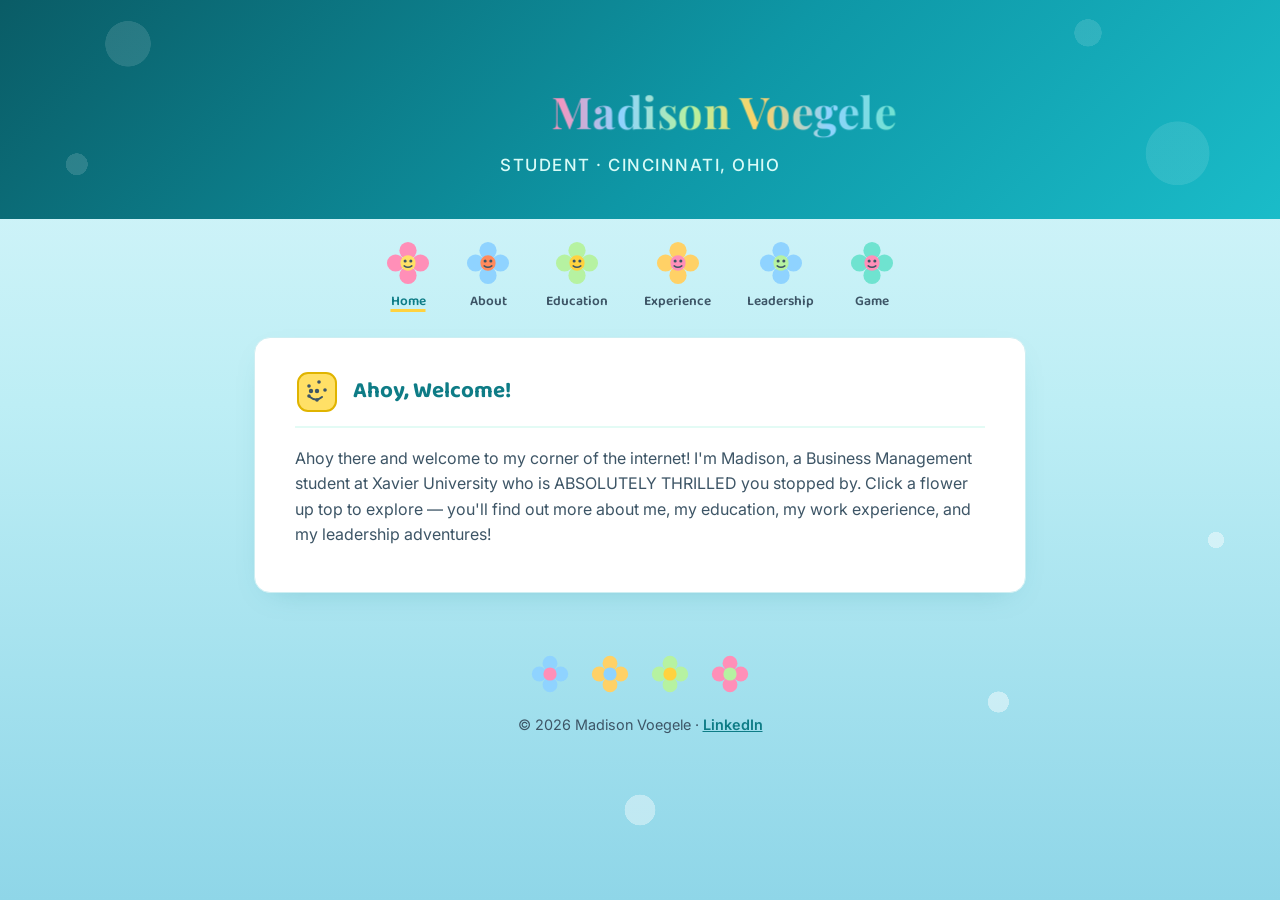
<file: index.html>
<!DOCTYPE html>
<html lang="en">
<head>
<meta charset="UTF-8">
<meta name="viewport" content="width=device-width, initial-scale=1.0">
<title>Madison Voegele</title>
<link rel="preconnect" href="https://fonts.googleapis.com">
<link rel="preconnect" href="https://fonts.gstatic.com" crossorigin>
<link href="https://fonts.googleapis.com/css2?family=Playfair+Display:wght@600;700&family=Baloo+2:wght@500;700&family=Inter:wght@400;500;600&display=swap" rel="stylesheet">
<link rel="stylesheet" href="style.css">
</head>
<body>
<div class="bubbles" aria-hidden="true">
<span style="--x:5%; --s:14px; --d:11s; --t:0s;"></span>
<span style="--x:15%; --s:8px; --d:9s; --t:2s;"></span>
<span style="--x:28%; --s:20px; --d:14s; --t:1s;"></span>
<span style="--x:40%; --s:10px; --d:10s; --t:4s;"></span>
<span style="--x:52%; --s:16px; --d:12s; --t:.5s;"></span>
<span style="--x:63%; --s:9px; --d:8s; --t:3s;"></span>
<span style="--x:74%; --s:22px; --d:15s; --t:2.5s;"></span>
<span style="--x:83%; --s:12px; --d:10s; --t:5s;"></span>
<span style="--x:91%; --s:7px; --d:9s; --t:1.5s;"></span>
<span style="--x:97%; --s:18px; --d:13s; --t:6s;"></span>
</div>
<header>
<div class="clouds" aria-hidden="true">
<span class="cloud" style="--top:14%; --w:140px; --dur:26s; --delay:-6s;"></span>
<span class="cloud" style="--top:34%; --w:100px; --dur:34s; --delay:-18s;"></span>
<span class="cloud" style="--top:55%; --w:170px; --dur:40s; --delay:-30s;"></span>
</div>
<div class="name-arena">
<h1 class="bounce-name">Madison Voegele</h1>
</div>
<p>Student &middot; Cincinnati, Ohio</p>
</header>

<nav class="site-nav" aria-label="Site navigation">
<a href="index.html" class="flower-link active" aria-current="page">
<svg width="44" height="44" viewBox="0 0 46 46" aria-hidden="true"><g fill="#ff8fb8"><circle cx="23" cy="10" r="9"/><circle cx="23" cy="36" r="9"/><circle cx="10" cy="23" r="9"/><circle cx="36" cy="23" r="9"/></g><circle cx="23" cy="23" r="8" fill="#ffe066"/><circle cx="20" cy="21" r="1.6" fill="#3d5566"/><circle cx="26" cy="21" r="1.6" fill="#3d5566"/><path d="M19 26q4 3 8 0" stroke="#3d5566" stroke-width="1.6" fill="none" stroke-linecap="round"/></svg>
<span>Home</span>
</a>
<a href="about.html" class="flower-link">
<svg width="44" height="44" viewBox="0 0 46 46" aria-hidden="true"><g fill="#8fd3ff"><circle cx="23" cy="10" r="9"/><circle cx="23" cy="36" r="9"/><circle cx="10" cy="23" r="9"/><circle cx="36" cy="23" r="9"/></g><circle cx="23" cy="23" r="8" fill="#ff8a5c"/><circle cx="20" cy="21" r="1.6" fill="#3d5566"/><circle cx="26" cy="21" r="1.6" fill="#3d5566"/><path d="M19 26q4 3 8 0" stroke="#3d5566" stroke-width="1.6" fill="none" stroke-linecap="round"/></svg>
<span>About</span>
</a>
<a href="education.html" class="flower-link">
<svg width="44" height="44" viewBox="0 0 46 46" aria-hidden="true"><g fill="#b6f2a1"><circle cx="23" cy="10" r="9"/><circle cx="23" cy="36" r="9"/><circle cx="10" cy="23" r="9"/><circle cx="36" cy="23" r="9"/></g><circle cx="23" cy="23" r="8" fill="#ffd23f"/><circle cx="20" cy="21" r="1.6" fill="#3d5566"/><circle cx="26" cy="21" r="1.6" fill="#3d5566"/><path d="M19 26q4 3 8 0" stroke="#3d5566" stroke-width="1.6" fill="none" stroke-linecap="round"/></svg>
<span>Education</span>
</a>
<a href="experience.html" class="flower-link">
<svg width="44" height="44" viewBox="0 0 46 46" aria-hidden="true"><g fill="#ffd166"><circle cx="23" cy="10" r="9"/><circle cx="23" cy="36" r="9"/><circle cx="10" cy="23" r="9"/><circle cx="36" cy="23" r="9"/></g><circle cx="23" cy="23" r="8" fill="#ff8fb8"/><circle cx="20" cy="21" r="1.6" fill="#3d5566"/><circle cx="26" cy="21" r="1.6" fill="#3d5566"/><path d="M19 26q4 3 8 0" stroke="#3d5566" stroke-width="1.6" fill="none" stroke-linecap="round"/></svg>
<span>Experience</span>
</a>
<a href="leadership.html" class="flower-link">
<svg width="44" height="44" viewBox="0 0 46 46" aria-hidden="true"><g fill="#8fd3ff"><circle cx="23" cy="10" r="9"/><circle cx="23" cy="36" r="9"/><circle cx="10" cy="23" r="9"/><circle cx="36" cy="23" r="9"/></g><circle cx="23" cy="23" r="8" fill="#b6f2a1"/><circle cx="20" cy="21" r="1.6" fill="#3d5566"/><circle cx="26" cy="21" r="1.6" fill="#3d5566"/><path d="M19 26q4 3 8 0" stroke="#3d5566" stroke-width="1.6" fill="none" stroke-linecap="round"/></svg>
<span>Leadership</span>
</a>
<a href="game.html" class="flower-link">
<svg width="44" height="44" viewBox="0 0 46 46" aria-hidden="true"><g fill="#6fe3d0"><circle cx="23" cy="10" r="9"/><circle cx="23" cy="36" r="9"/><circle cx="10" cy="23" r="9"/><circle cx="36" cy="23" r="9"/></g><circle cx="23" cy="23" r="8" fill="#ff8fb8"/><circle cx="20" cy="21" r="1.6" fill="#3d5566"/><circle cx="26" cy="21" r="1.6" fill="#3d5566"/><path d="M19 26q4 3 8 0" stroke="#3d5566" stroke-width="1.6" fill="none" stroke-linecap="round"/></svg>
<span>Game</span>
</a>
</nav>

<main>
<section>
<div class="section-head">
<svg width="44" height="44" viewBox="0 0 44 44" aria-hidden="true">
<rect x="3" y="3" width="38" height="38" rx="10" fill="#ffe066" stroke="#e0b400" stroke-width="2"/>
<circle cx="14" cy="16" r="1.8" fill="#3d5566"/>
<circle cx="14" cy="26" r="1.8" fill="#3d5566"/>
<circle cx="24" cy="12" r="1.8" fill="#3d5566"/>
<circle cx="30" cy="20" r="1.8" fill="#3d5566"/>
<circle cx="22" cy="30" r="1.8" fill="#3d5566"/>
<circle cx="16" cy="21" r="2.2" fill="#3d5566"/>
<circle cx="22" cy="21" r="2.2" fill="#3d5566"/>
<path d="M15 27q6 5 12 0" stroke="#3d5566" stroke-width="2" fill="none" stroke-linecap="round"/>
</svg>
<h2>Ahoy, Welcome!</h2>
</div>
<p>Ahoy there and welcome to my corner of the internet! I'm Madison, a Business Management student at Xavier University who is ABSOLUTELY THRILLED you stopped by. Click a flower up top to explore &mdash; you'll find out more about me, my education, my work experience, and my leadership adventures!</p>
</section>
</main>

<div class="flower-strip" aria-hidden="true">
<svg width="38" height="38" viewBox="0 0 46 46"><g fill="#8fd3ff"><circle cx="23" cy="10" r="9"/><circle cx="23" cy="36" r="9"/><circle cx="10" cy="23" r="9"/><circle cx="36" cy="23" r="9"/></g><circle cx="23" cy="23" r="8" fill="#ff8fb8"/></svg>
<svg width="38" height="38" viewBox="0 0 46 46"><g fill="#ffd166"><circle cx="23" cy="10" r="9"/><circle cx="23" cy="36" r="9"/><circle cx="10" cy="23" r="9"/><circle cx="36" cy="23" r="9"/></g><circle cx="23" cy="23" r="8" fill="#8fd3ff"/></svg>
<svg width="38" height="38" viewBox="0 0 46 46"><g fill="#b6f2a1"><circle cx="23" cy="10" r="9"/><circle cx="23" cy="36" r="9"/><circle cx="10" cy="23" r="9"/><circle cx="36" cy="23" r="9"/></g><circle cx="23" cy="23" r="8" fill="#ffd23f"/></svg>
<svg width="38" height="38" viewBox="0 0 46 46"><g fill="#ff8fb8"><circle cx="23" cy="10" r="9"/><circle cx="23" cy="36" r="9"/><circle cx="10" cy="23" r="9"/><circle cx="36" cy="23" r="9"/></g><circle cx="23" cy="23" r="8" fill="#b6f2a1"/></svg>
</div>

<footer>&copy; 2026 Madison Voegele &middot; <a href="https://www.linkedin.com/in/madison-voegele" target="_blank" rel="noopener">LinkedIn</a></footer>
<script src="header-fx.js" defer></script>
</body>
</html>
</file>
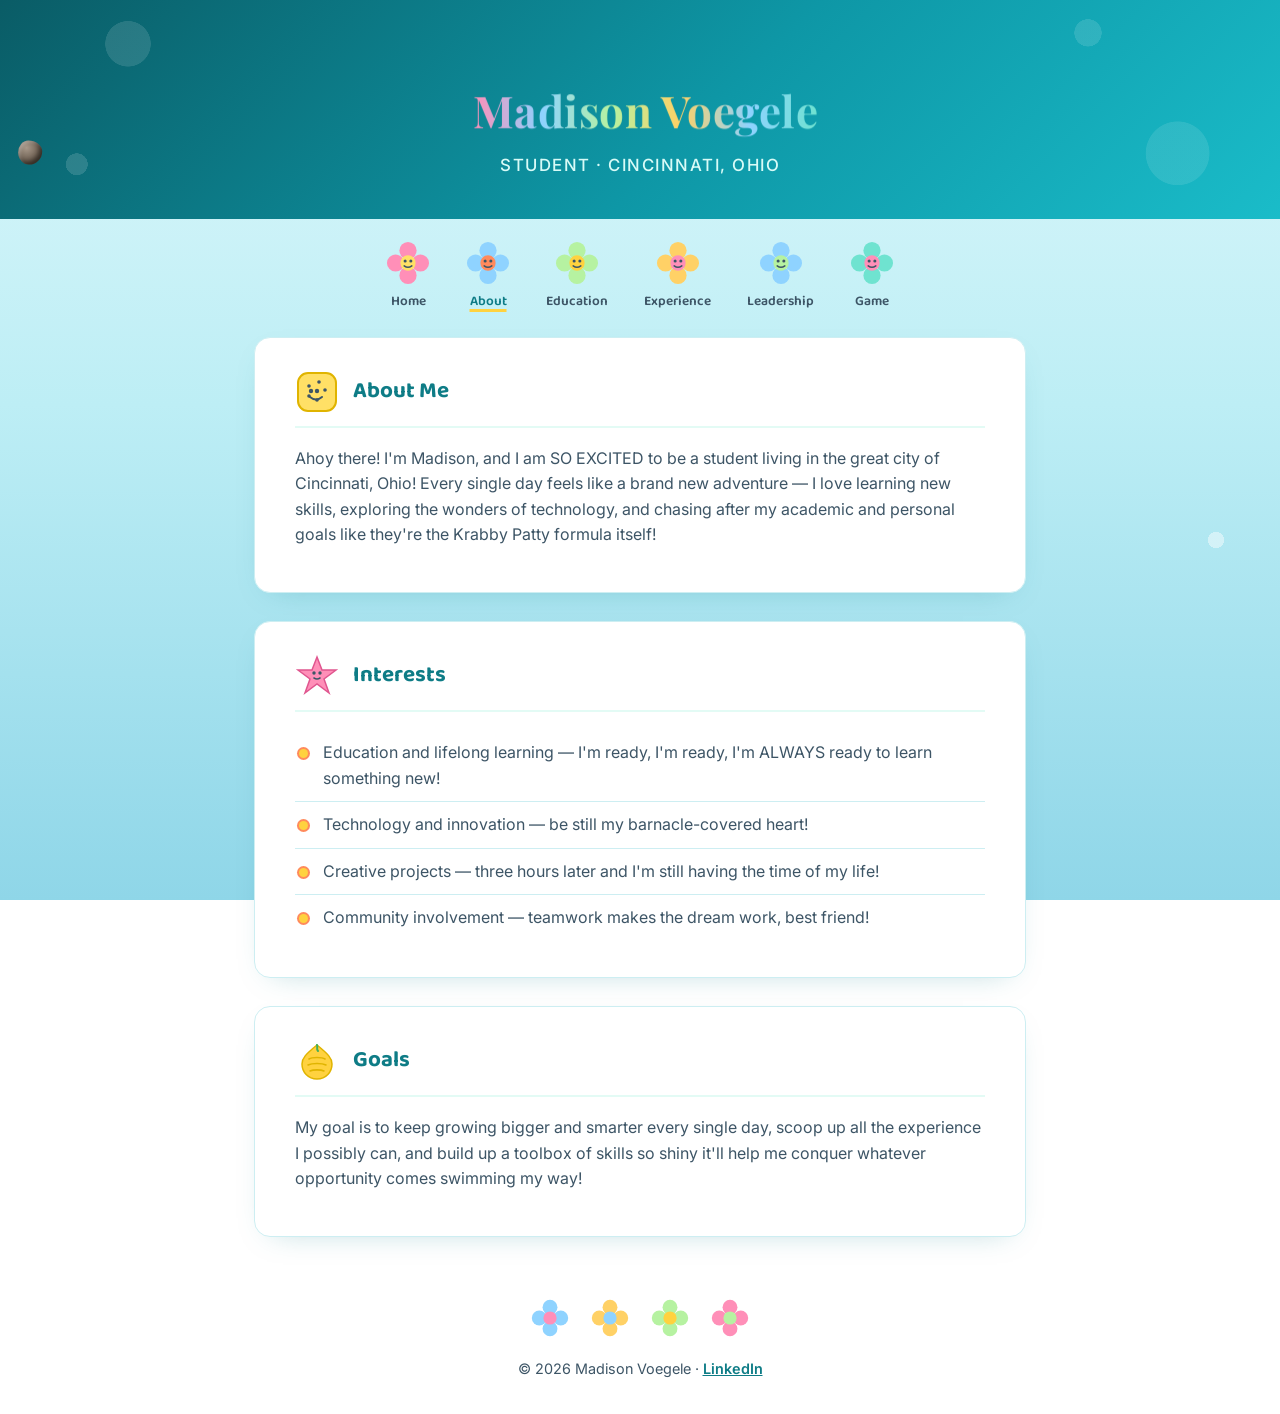
<file: about.html>
<!DOCTYPE html>
<html lang="en">
<head>
<meta charset="UTF-8">
<meta name="viewport" content="width=device-width, initial-scale=1.0">
<title>About &ndash; Madison Voegele</title>
<link rel="preconnect" href="https://fonts.googleapis.com">
<link rel="preconnect" href="https://fonts.gstatic.com" crossorigin>
<link href="https://fonts.googleapis.com/css2?family=Playfair+Display:wght@600;700&family=Baloo+2:wght@500;700&family=Inter:wght@400;500;600&display=swap" rel="stylesheet">
<link rel="stylesheet" href="style.css">
</head>
<body>
<div class="bubbles" aria-hidden="true">
<span style="--x:5%; --s:14px; --d:11s; --t:0s;"></span>
<span style="--x:15%; --s:8px; --d:9s; --t:2s;"></span>
<span style="--x:28%; --s:20px; --d:14s; --t:1s;"></span>
<span style="--x:40%; --s:10px; --d:10s; --t:4s;"></span>
<span style="--x:52%; --s:16px; --d:12s; --t:.5s;"></span>
<span style="--x:63%; --s:9px; --d:8s; --t:3s;"></span>
<span style="--x:74%; --s:22px; --d:15s; --t:2.5s;"></span>
<span style="--x:83%; --s:12px; --d:10s; --t:5s;"></span>
<span style="--x:91%; --s:7px; --d:9s; --t:1.5s;"></span>
<span style="--x:97%; --s:18px; --d:13s; --t:6s;"></span>
</div>
<header>
<div class="clouds" aria-hidden="true">
<span class="cloud" style="--top:14%; --w:140px; --dur:26s; --delay:-6s;"></span>
<span class="cloud" style="--top:34%; --w:100px; --dur:34s; --delay:-18s;"></span>
<span class="cloud" style="--top:55%; --w:170px; --dur:40s; --delay:-30s;"></span>
</div>
<div class="name-arena">
<h1 class="bounce-name">Madison Voegele</h1>
</div>
<p>Student &middot; Cincinnati, Ohio</p>
</header>

<nav class="site-nav" aria-label="Site navigation">
<a href="index.html" class="flower-link">
<svg width="44" height="44" viewBox="0 0 46 46" aria-hidden="true"><g fill="#ff8fb8"><circle cx="23" cy="10" r="9"/><circle cx="23" cy="36" r="9"/><circle cx="10" cy="23" r="9"/><circle cx="36" cy="23" r="9"/></g><circle cx="23" cy="23" r="8" fill="#ffe066"/><circle cx="20" cy="21" r="1.6" fill="#3d5566"/><circle cx="26" cy="21" r="1.6" fill="#3d5566"/><path d="M19 26q4 3 8 0" stroke="#3d5566" stroke-width="1.6" fill="none" stroke-linecap="round"/></svg>
<span>Home</span>
</a>
<a href="about.html" class="flower-link active" aria-current="page">
<svg width="44" height="44" viewBox="0 0 46 46" aria-hidden="true"><g fill="#8fd3ff"><circle cx="23" cy="10" r="9"/><circle cx="23" cy="36" r="9"/><circle cx="10" cy="23" r="9"/><circle cx="36" cy="23" r="9"/></g><circle cx="23" cy="23" r="8" fill="#ff8a5c"/><circle cx="20" cy="21" r="1.6" fill="#3d5566"/><circle cx="26" cy="21" r="1.6" fill="#3d5566"/><path d="M19 26q4 3 8 0" stroke="#3d5566" stroke-width="1.6" fill="none" stroke-linecap="round"/></svg>
<span>About</span>
</a>
<a href="education.html" class="flower-link">
<svg width="44" height="44" viewBox="0 0 46 46" aria-hidden="true"><g fill="#b6f2a1"><circle cx="23" cy="10" r="9"/><circle cx="23" cy="36" r="9"/><circle cx="10" cy="23" r="9"/><circle cx="36" cy="23" r="9"/></g><circle cx="23" cy="23" r="8" fill="#ffd23f"/><circle cx="20" cy="21" r="1.6" fill="#3d5566"/><circle cx="26" cy="21" r="1.6" fill="#3d5566"/><path d="M19 26q4 3 8 0" stroke="#3d5566" stroke-width="1.6" fill="none" stroke-linecap="round"/></svg>
<span>Education</span>
</a>
<a href="experience.html" class="flower-link">
<svg width="44" height="44" viewBox="0 0 46 46" aria-hidden="true"><g fill="#ffd166"><circle cx="23" cy="10" r="9"/><circle cx="23" cy="36" r="9"/><circle cx="10" cy="23" r="9"/><circle cx="36" cy="23" r="9"/></g><circle cx="23" cy="23" r="8" fill="#ff8fb8"/><circle cx="20" cy="21" r="1.6" fill="#3d5566"/><circle cx="26" cy="21" r="1.6" fill="#3d5566"/><path d="M19 26q4 3 8 0" stroke="#3d5566" stroke-width="1.6" fill="none" stroke-linecap="round"/></svg>
<span>Experience</span>
</a>
<a href="leadership.html" class="flower-link">
<svg width="44" height="44" viewBox="0 0 46 46" aria-hidden="true"><g fill="#8fd3ff"><circle cx="23" cy="10" r="9"/><circle cx="23" cy="36" r="9"/><circle cx="10" cy="23" r="9"/><circle cx="36" cy="23" r="9"/></g><circle cx="23" cy="23" r="8" fill="#b6f2a1"/><circle cx="20" cy="21" r="1.6" fill="#3d5566"/><circle cx="26" cy="21" r="1.6" fill="#3d5566"/><path d="M19 26q4 3 8 0" stroke="#3d5566" stroke-width="1.6" fill="none" stroke-linecap="round"/></svg>
<span>Leadership</span>
</a>
<a href="game.html" class="flower-link">
<svg width="44" height="44" viewBox="0 0 46 46" aria-hidden="true"><g fill="#6fe3d0"><circle cx="23" cy="10" r="9"/><circle cx="23" cy="36" r="9"/><circle cx="10" cy="23" r="9"/><circle cx="36" cy="23" r="9"/></g><circle cx="23" cy="23" r="8" fill="#ff8fb8"/><circle cx="20" cy="21" r="1.6" fill="#3d5566"/><circle cx="26" cy="21" r="1.6" fill="#3d5566"/><path d="M19 26q4 3 8 0" stroke="#3d5566" stroke-width="1.6" fill="none" stroke-linecap="round"/></svg>
<span>Game</span>
</a>
</nav>

<main>
<section>
<div class="section-head">
<svg width="44" height="44" viewBox="0 0 44 44" aria-hidden="true">
<rect x="3" y="3" width="38" height="38" rx="10" fill="#ffe066" stroke="#e0b400" stroke-width="2"/>
<circle cx="14" cy="16" r="1.8" fill="#3d5566"/>
<circle cx="14" cy="26" r="1.8" fill="#3d5566"/>
<circle cx="24" cy="12" r="1.8" fill="#3d5566"/>
<circle cx="30" cy="20" r="1.8" fill="#3d5566"/>
<circle cx="22" cy="30" r="1.8" fill="#3d5566"/>
<circle cx="16" cy="21" r="2.2" fill="#3d5566"/>
<circle cx="22" cy="21" r="2.2" fill="#3d5566"/>
<path d="M15 27q6 5 12 0" stroke="#3d5566" stroke-width="2" fill="none" stroke-linecap="round"/>
</svg>
<h2>About Me</h2>
</div>
<p>Ahoy there! I'm Madison, and I am SO EXCITED to be a student living in the great city of Cincinnati, Ohio! Every single day feels like a brand new adventure &mdash; I love learning new skills, exploring the wonders of technology, and chasing after my academic and personal goals like they're the Krabby Patty formula itself!</p>
</section>

<section>
<div class="section-head">
<svg width="44" height="44" viewBox="0 0 44 44" aria-hidden="true">
<path d="M22 3 L27 16 L41 16 L29 25 L34 39 L22 30 L10 39 L15 25 L3 16 L17 16 Z" fill="#ff8fb8" stroke="#e0568f" stroke-width="1.5"/>
<circle cx="19" cy="19" r="1.7" fill="#3d5566"/>
<circle cx="25" cy="19" r="1.7" fill="#3d5566"/>
<path d="M19 24q3 2 6 0" stroke="#3d5566" stroke-width="1.6" fill="none" stroke-linecap="round"/>
</svg>
<h2>Interests</h2>
</div>
<ul>
<li>Education and lifelong learning &mdash; I'm ready, I'm ready, I'm ALWAYS ready to learn something new!</li>
<li>Technology and innovation &mdash; be still my barnacle-covered heart!</li>
<li>Creative projects &mdash; three hours later and I'm still having the time of my life!</li>
<li>Community involvement &mdash; teamwork makes the dream work, best friend!</li>
</ul>
</section>

<section>
<div class="section-head">
<svg width="44" height="44" viewBox="0 0 44 44" aria-hidden="true">
<path d="M22 40c-9 0-15-7-15-15 0-6 4-10 15-19 11 9 15 13 15 19 0 8-6 15-15 15Z" fill="#ffd23f" stroke="#e0b400" stroke-width="1.5"/>
<path d="M14 20c3-2 13-2 16 0M13 26c4-2 14-2 18 0M15 32c3-1.5 11-1.5 14 0" stroke="#e0b400" stroke-width="1.6" fill="none" stroke-linecap="round"/>
<path d="M22 6c1 2-1 4 1 6" stroke="#3fae5e" stroke-width="2" fill="none" stroke-linecap="round"/>
</svg>
<h2>Goals</h2>
</div>
<p>My goal is to keep growing bigger and smarter every single day, scoop up all the experience I possibly can, and build up a toolbox of skills so shiny it'll help me conquer whatever opportunity comes swimming my way!</p>
</section>
</main>

<div class="flower-strip" aria-hidden="true">
<svg width="38" height="38" viewBox="0 0 46 46"><g fill="#8fd3ff"><circle cx="23" cy="10" r="9"/><circle cx="23" cy="36" r="9"/><circle cx="10" cy="23" r="9"/><circle cx="36" cy="23" r="9"/></g><circle cx="23" cy="23" r="8" fill="#ff8fb8"/></svg>
<svg width="38" height="38" viewBox="0 0 46 46"><g fill="#ffd166"><circle cx="23" cy="10" r="9"/><circle cx="23" cy="36" r="9"/><circle cx="10" cy="23" r="9"/><circle cx="36" cy="23" r="9"/></g><circle cx="23" cy="23" r="8" fill="#8fd3ff"/></svg>
<svg width="38" height="38" viewBox="0 0 46 46"><g fill="#b6f2a1"><circle cx="23" cy="10" r="9"/><circle cx="23" cy="36" r="9"/><circle cx="10" cy="23" r="9"/><circle cx="36" cy="23" r="9"/></g><circle cx="23" cy="23" r="8" fill="#ffd23f"/></svg>
<svg width="38" height="38" viewBox="0 0 46 46"><g fill="#ff8fb8"><circle cx="23" cy="10" r="9"/><circle cx="23" cy="36" r="9"/><circle cx="10" cy="23" r="9"/><circle cx="36" cy="23" r="9"/></g><circle cx="23" cy="23" r="8" fill="#b6f2a1"/></svg>
</div>

<footer>&copy; 2026 Madison Voegele &middot; <a href="https://www.linkedin.com/in/madison-voegele" target="_blank" rel="noopener">LinkedIn</a></footer>
<script src="header-fx.js" defer></script>
</body>
</html>
</file>
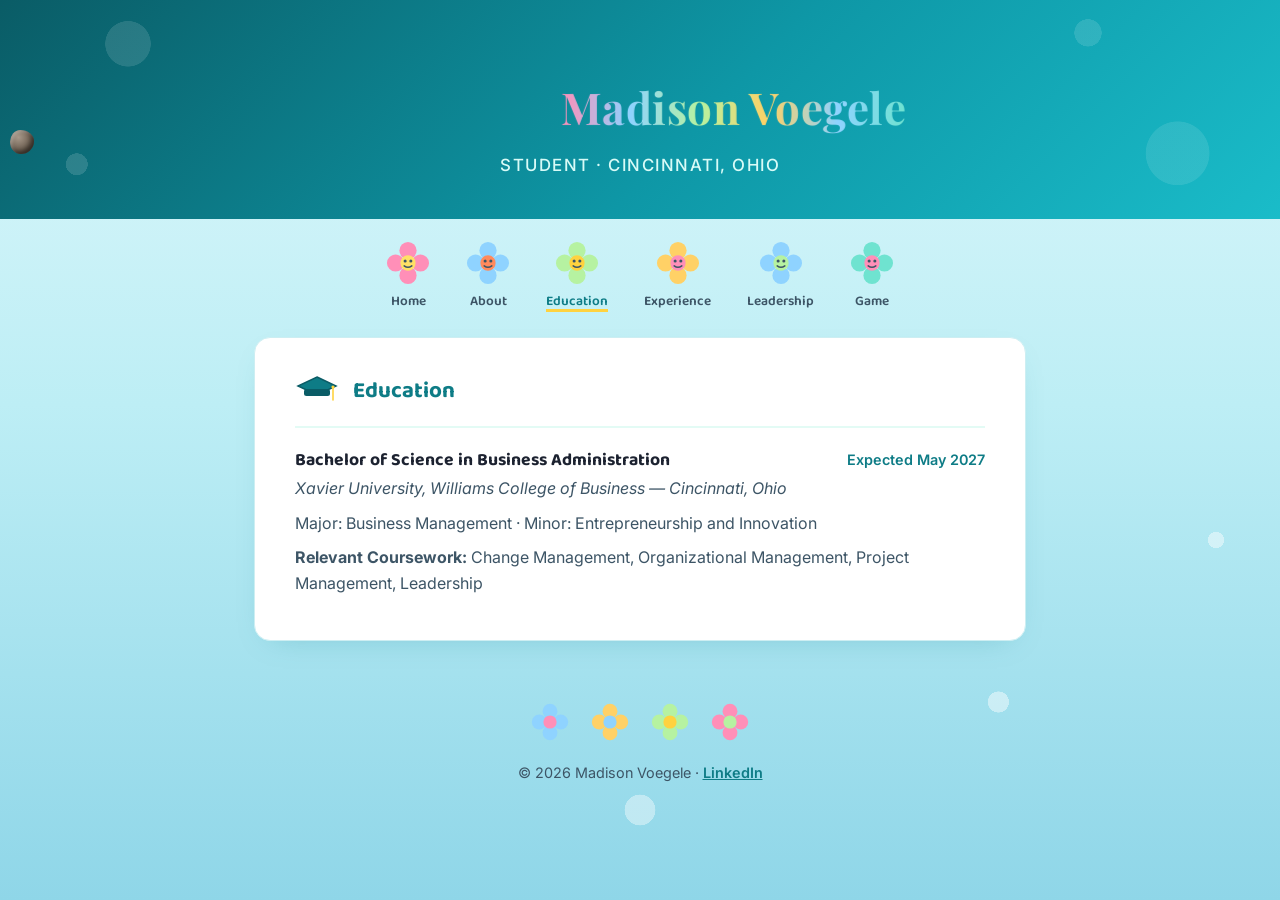
<file: education.html>
<!DOCTYPE html>
<html lang="en">
<head>
<meta charset="UTF-8">
<meta name="viewport" content="width=device-width, initial-scale=1.0">
<title>Education &ndash; Madison Voegele</title>
<link rel="preconnect" href="https://fonts.googleapis.com">
<link rel="preconnect" href="https://fonts.gstatic.com" crossorigin>
<link href="https://fonts.googleapis.com/css2?family=Playfair+Display:wght@600;700&family=Baloo+2:wght@500;700&family=Inter:wght@400;500;600&display=swap" rel="stylesheet">
<link rel="stylesheet" href="style.css">
</head>
<body>
<div class="bubbles" aria-hidden="true">
<span style="--x:5%; --s:14px; --d:11s; --t:0s;"></span>
<span style="--x:15%; --s:8px; --d:9s; --t:2s;"></span>
<span style="--x:28%; --s:20px; --d:14s; --t:1s;"></span>
<span style="--x:40%; --s:10px; --d:10s; --t:4s;"></span>
<span style="--x:52%; --s:16px; --d:12s; --t:.5s;"></span>
<span style="--x:63%; --s:9px; --d:8s; --t:3s;"></span>
<span style="--x:74%; --s:22px; --d:15s; --t:2.5s;"></span>
<span style="--x:83%; --s:12px; --d:10s; --t:5s;"></span>
<span style="--x:91%; --s:7px; --d:9s; --t:1.5s;"></span>
<span style="--x:97%; --s:18px; --d:13s; --t:6s;"></span>
</div>
<header>
<div class="clouds" aria-hidden="true">
<span class="cloud" style="--top:14%; --w:140px; --dur:26s; --delay:-6s;"></span>
<span class="cloud" style="--top:34%; --w:100px; --dur:34s; --delay:-18s;"></span>
<span class="cloud" style="--top:55%; --w:170px; --dur:40s; --delay:-30s;"></span>
</div>
<div class="name-arena">
<h1 class="bounce-name">Madison Voegele</h1>
</div>
<p>Student &middot; Cincinnati, Ohio</p>
</header>

<nav class="site-nav" aria-label="Site navigation">
<a href="index.html" class="flower-link">
<svg width="44" height="44" viewBox="0 0 46 46" aria-hidden="true"><g fill="#ff8fb8"><circle cx="23" cy="10" r="9"/><circle cx="23" cy="36" r="9"/><circle cx="10" cy="23" r="9"/><circle cx="36" cy="23" r="9"/></g><circle cx="23" cy="23" r="8" fill="#ffe066"/><circle cx="20" cy="21" r="1.6" fill="#3d5566"/><circle cx="26" cy="21" r="1.6" fill="#3d5566"/><path d="M19 26q4 3 8 0" stroke="#3d5566" stroke-width="1.6" fill="none" stroke-linecap="round"/></svg>
<span>Home</span>
</a>
<a href="about.html" class="flower-link">
<svg width="44" height="44" viewBox="0 0 46 46" aria-hidden="true"><g fill="#8fd3ff"><circle cx="23" cy="10" r="9"/><circle cx="23" cy="36" r="9"/><circle cx="10" cy="23" r="9"/><circle cx="36" cy="23" r="9"/></g><circle cx="23" cy="23" r="8" fill="#ff8a5c"/><circle cx="20" cy="21" r="1.6" fill="#3d5566"/><circle cx="26" cy="21" r="1.6" fill="#3d5566"/><path d="M19 26q4 3 8 0" stroke="#3d5566" stroke-width="1.6" fill="none" stroke-linecap="round"/></svg>
<span>About</span>
</a>
<a href="education.html" class="flower-link active" aria-current="page">
<svg width="44" height="44" viewBox="0 0 46 46" aria-hidden="true"><g fill="#b6f2a1"><circle cx="23" cy="10" r="9"/><circle cx="23" cy="36" r="9"/><circle cx="10" cy="23" r="9"/><circle cx="36" cy="23" r="9"/></g><circle cx="23" cy="23" r="8" fill="#ffd23f"/><circle cx="20" cy="21" r="1.6" fill="#3d5566"/><circle cx="26" cy="21" r="1.6" fill="#3d5566"/><path d="M19 26q4 3 8 0" stroke="#3d5566" stroke-width="1.6" fill="none" stroke-linecap="round"/></svg>
<span>Education</span>
</a>
<a href="experience.html" class="flower-link">
<svg width="44" height="44" viewBox="0 0 46 46" aria-hidden="true"><g fill="#ffd166"><circle cx="23" cy="10" r="9"/><circle cx="23" cy="36" r="9"/><circle cx="10" cy="23" r="9"/><circle cx="36" cy="23" r="9"/></g><circle cx="23" cy="23" r="8" fill="#ff8fb8"/><circle cx="20" cy="21" r="1.6" fill="#3d5566"/><circle cx="26" cy="21" r="1.6" fill="#3d5566"/><path d="M19 26q4 3 8 0" stroke="#3d5566" stroke-width="1.6" fill="none" stroke-linecap="round"/></svg>
<span>Experience</span>
</a>
<a href="leadership.html" class="flower-link">
<svg width="44" height="44" viewBox="0 0 46 46" aria-hidden="true"><g fill="#8fd3ff"><circle cx="23" cy="10" r="9"/><circle cx="23" cy="36" r="9"/><circle cx="10" cy="23" r="9"/><circle cx="36" cy="23" r="9"/></g><circle cx="23" cy="23" r="8" fill="#b6f2a1"/><circle cx="20" cy="21" r="1.6" fill="#3d5566"/><circle cx="26" cy="21" r="1.6" fill="#3d5566"/><path d="M19 26q4 3 8 0" stroke="#3d5566" stroke-width="1.6" fill="none" stroke-linecap="round"/></svg>
<span>Leadership</span>
</a>
<a href="game.html" class="flower-link">
<svg width="44" height="44" viewBox="0 0 46 46" aria-hidden="true"><g fill="#6fe3d0"><circle cx="23" cy="10" r="9"/><circle cx="23" cy="36" r="9"/><circle cx="10" cy="23" r="9"/><circle cx="36" cy="23" r="9"/></g><circle cx="23" cy="23" r="8" fill="#ff8fb8"/><circle cx="20" cy="21" r="1.6" fill="#3d5566"/><circle cx="26" cy="21" r="1.6" fill="#3d5566"/><path d="M19 26q4 3 8 0" stroke="#3d5566" stroke-width="1.6" fill="none" stroke-linecap="round"/></svg>
<span>Game</span>
</a>
</nav>

<main>
<section>
<div class="section-head">
<svg width="44" height="44" viewBox="0 0 44 44" aria-hidden="true">
<polygon points="22,7 41,16 22,25 3,16" fill="#0e7c86" stroke="#0a5c66" stroke-width="1.5"/>
<rect x="9" y="19" width="26" height="7" rx="2.5" fill="#0a5c66"/>
<circle cx="38" cy="17" r="1.6" fill="#ffd23f"/>
<line x1="38" y1="17" x2="38" y2="30" stroke="#ffd23f" stroke-width="1.6" stroke-linecap="round"/>
</svg>
<h2>Education</h2>
</div>
<div class="entry">
<div class="entry-head">
<h3>Bachelor of Science in Business Administration</h3>
<span class="dates">Expected May 2027</span>
</div>
<p class="org">Xavier University, Williams College of Business &mdash; Cincinnati, Ohio</p>
<p>Major: Business Management &middot; Minor: Entrepreneurship and Innovation</p>
<p><strong>Relevant Coursework:</strong> Change Management, Organizational Management, Project Management, Leadership</p>
</div>
</section>
</main>

<div class="flower-strip" aria-hidden="true">
<svg width="38" height="38" viewBox="0 0 46 46"><g fill="#8fd3ff"><circle cx="23" cy="10" r="9"/><circle cx="23" cy="36" r="9"/><circle cx="10" cy="23" r="9"/><circle cx="36" cy="23" r="9"/></g><circle cx="23" cy="23" r="8" fill="#ff8fb8"/></svg>
<svg width="38" height="38" viewBox="0 0 46 46"><g fill="#ffd166"><circle cx="23" cy="10" r="9"/><circle cx="23" cy="36" r="9"/><circle cx="10" cy="23" r="9"/><circle cx="36" cy="23" r="9"/></g><circle cx="23" cy="23" r="8" fill="#8fd3ff"/></svg>
<svg width="38" height="38" viewBox="0 0 46 46"><g fill="#b6f2a1"><circle cx="23" cy="10" r="9"/><circle cx="23" cy="36" r="9"/><circle cx="10" cy="23" r="9"/><circle cx="36" cy="23" r="9"/></g><circle cx="23" cy="23" r="8" fill="#ffd23f"/></svg>
<svg width="38" height="38" viewBox="0 0 46 46"><g fill="#ff8fb8"><circle cx="23" cy="10" r="9"/><circle cx="23" cy="36" r="9"/><circle cx="10" cy="23" r="9"/><circle cx="36" cy="23" r="9"/></g><circle cx="23" cy="23" r="8" fill="#b6f2a1"/></svg>
</div>

<footer>&copy; 2026 Madison Voegele &middot; <a href="https://www.linkedin.com/in/madison-voegele" target="_blank" rel="noopener">LinkedIn</a></footer>
<script src="header-fx.js" defer></script>
</body>
</html>
</file>
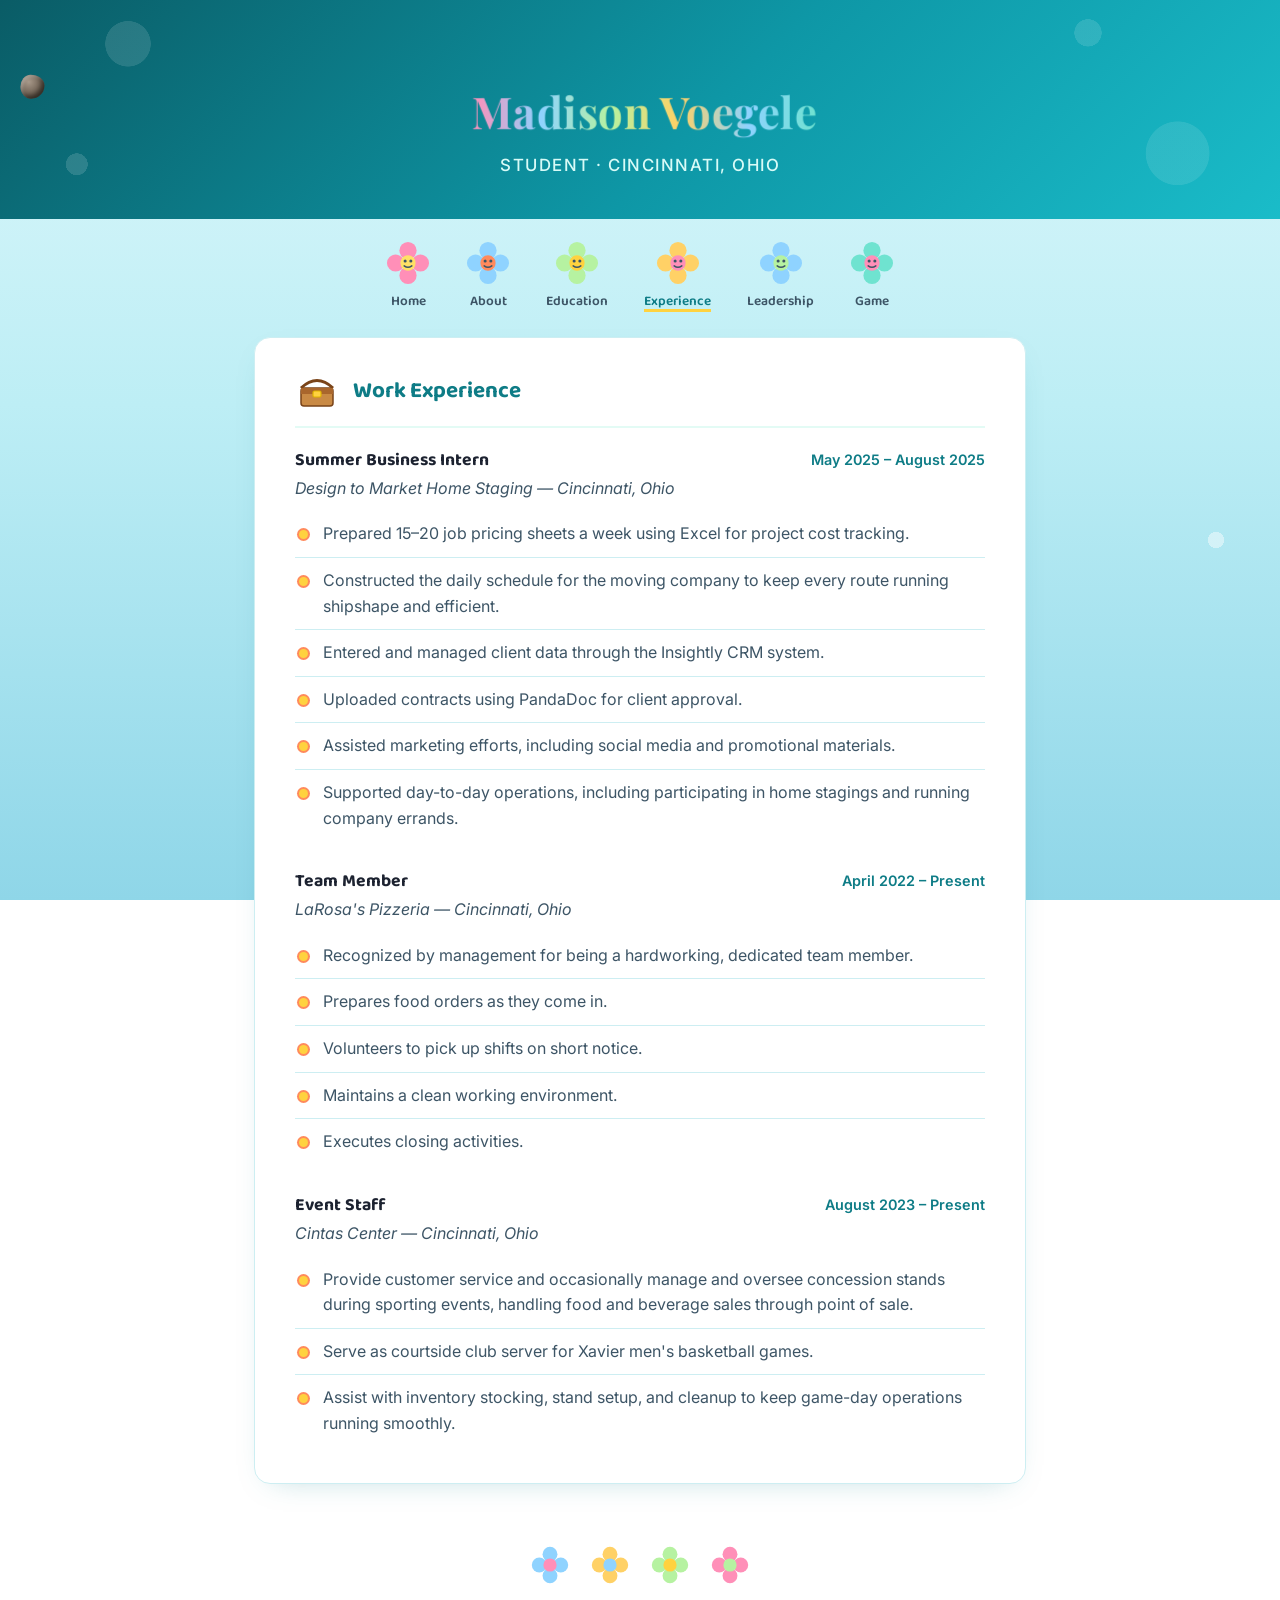
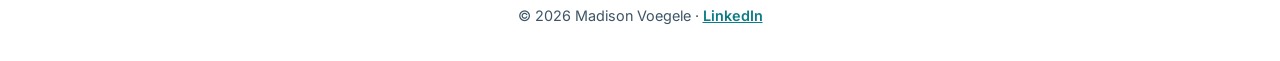
<file: experience.html>
<!DOCTYPE html>
<html lang="en">
<head>
<meta charset="UTF-8">
<meta name="viewport" content="width=device-width, initial-scale=1.0">
<title>Experience &ndash; Madison Voegele</title>
<link rel="preconnect" href="https://fonts.googleapis.com">
<link rel="preconnect" href="https://fonts.gstatic.com" crossorigin>
<link href="https://fonts.googleapis.com/css2?family=Playfair+Display:wght@600;700&family=Baloo+2:wght@500;700&family=Inter:wght@400;500;600&display=swap" rel="stylesheet">
<link rel="stylesheet" href="style.css">
</head>
<body>
<div class="bubbles" aria-hidden="true">
<span style="--x:5%; --s:14px; --d:11s; --t:0s;"></span>
<span style="--x:15%; --s:8px; --d:9s; --t:2s;"></span>
<span style="--x:28%; --s:20px; --d:14s; --t:1s;"></span>
<span style="--x:40%; --s:10px; --d:10s; --t:4s;"></span>
<span style="--x:52%; --s:16px; --d:12s; --t:.5s;"></span>
<span style="--x:63%; --s:9px; --d:8s; --t:3s;"></span>
<span style="--x:74%; --s:22px; --d:15s; --t:2.5s;"></span>
<span style="--x:83%; --s:12px; --d:10s; --t:5s;"></span>
<span style="--x:91%; --s:7px; --d:9s; --t:1.5s;"></span>
<span style="--x:97%; --s:18px; --d:13s; --t:6s;"></span>
</div>
<header>
<div class="clouds" aria-hidden="true">
<span class="cloud" style="--top:14%; --w:140px; --dur:26s; --delay:-6s;"></span>
<span class="cloud" style="--top:34%; --w:100px; --dur:34s; --delay:-18s;"></span>
<span class="cloud" style="--top:55%; --w:170px; --dur:40s; --delay:-30s;"></span>
</div>
<div class="name-arena">
<h1 class="bounce-name">Madison Voegele</h1>
</div>
<p>Student &middot; Cincinnati, Ohio</p>
</header>

<nav class="site-nav" aria-label="Site navigation">
<a href="index.html" class="flower-link">
<svg width="44" height="44" viewBox="0 0 46 46" aria-hidden="true"><g fill="#ff8fb8"><circle cx="23" cy="10" r="9"/><circle cx="23" cy="36" r="9"/><circle cx="10" cy="23" r="9"/><circle cx="36" cy="23" r="9"/></g><circle cx="23" cy="23" r="8" fill="#ffe066"/><circle cx="20" cy="21" r="1.6" fill="#3d5566"/><circle cx="26" cy="21" r="1.6" fill="#3d5566"/><path d="M19 26q4 3 8 0" stroke="#3d5566" stroke-width="1.6" fill="none" stroke-linecap="round"/></svg>
<span>Home</span>
</a>
<a href="about.html" class="flower-link">
<svg width="44" height="44" viewBox="0 0 46 46" aria-hidden="true"><g fill="#8fd3ff"><circle cx="23" cy="10" r="9"/><circle cx="23" cy="36" r="9"/><circle cx="10" cy="23" r="9"/><circle cx="36" cy="23" r="9"/></g><circle cx="23" cy="23" r="8" fill="#ff8a5c"/><circle cx="20" cy="21" r="1.6" fill="#3d5566"/><circle cx="26" cy="21" r="1.6" fill="#3d5566"/><path d="M19 26q4 3 8 0" stroke="#3d5566" stroke-width="1.6" fill="none" stroke-linecap="round"/></svg>
<span>About</span>
</a>
<a href="education.html" class="flower-link">
<svg width="44" height="44" viewBox="0 0 46 46" aria-hidden="true"><g fill="#b6f2a1"><circle cx="23" cy="10" r="9"/><circle cx="23" cy="36" r="9"/><circle cx="10" cy="23" r="9"/><circle cx="36" cy="23" r="9"/></g><circle cx="23" cy="23" r="8" fill="#ffd23f"/><circle cx="20" cy="21" r="1.6" fill="#3d5566"/><circle cx="26" cy="21" r="1.6" fill="#3d5566"/><path d="M19 26q4 3 8 0" stroke="#3d5566" stroke-width="1.6" fill="none" stroke-linecap="round"/></svg>
<span>Education</span>
</a>
<a href="experience.html" class="flower-link active" aria-current="page">
<svg width="44" height="44" viewBox="0 0 46 46" aria-hidden="true"><g fill="#ffd166"><circle cx="23" cy="10" r="9"/><circle cx="23" cy="36" r="9"/><circle cx="10" cy="23" r="9"/><circle cx="36" cy="23" r="9"/></g><circle cx="23" cy="23" r="8" fill="#ff8fb8"/><circle cx="20" cy="21" r="1.6" fill="#3d5566"/><circle cx="26" cy="21" r="1.6" fill="#3d5566"/><path d="M19 26q4 3 8 0" stroke="#3d5566" stroke-width="1.6" fill="none" stroke-linecap="round"/></svg>
<span>Experience</span>
</a>
<a href="leadership.html" class="flower-link">
<svg width="44" height="44" viewBox="0 0 46 46" aria-hidden="true"><g fill="#8fd3ff"><circle cx="23" cy="10" r="9"/><circle cx="23" cy="36" r="9"/><circle cx="10" cy="23" r="9"/><circle cx="36" cy="23" r="9"/></g><circle cx="23" cy="23" r="8" fill="#b6f2a1"/><circle cx="20" cy="21" r="1.6" fill="#3d5566"/><circle cx="26" cy="21" r="1.6" fill="#3d5566"/><path d="M19 26q4 3 8 0" stroke="#3d5566" stroke-width="1.6" fill="none" stroke-linecap="round"/></svg>
<span>Leadership</span>
</a>
<a href="game.html" class="flower-link">
<svg width="44" height="44" viewBox="0 0 46 46" aria-hidden="true"><g fill="#6fe3d0"><circle cx="23" cy="10" r="9"/><circle cx="23" cy="36" r="9"/><circle cx="10" cy="23" r="9"/><circle cx="36" cy="23" r="9"/></g><circle cx="23" cy="23" r="8" fill="#ff8fb8"/><circle cx="20" cy="21" r="1.6" fill="#3d5566"/><circle cx="26" cy="21" r="1.6" fill="#3d5566"/><path d="M19 26q4 3 8 0" stroke="#3d5566" stroke-width="1.6" fill="none" stroke-linecap="round"/></svg>
<span>Game</span>
</a>
</nav>

<main>
<section>
<div class="section-head">
<svg width="44" height="44" viewBox="0 0 44 44" aria-hidden="true">
<path d="M6 18 Q22 3 38 18" fill="none" stroke="#7a4419" stroke-width="3"/>
<rect x="6" y="18" width="32" height="18" rx="3" fill="#c98a45" stroke="#7a4419" stroke-width="1.5"/>
<rect x="6" y="18" width="32" height="6" fill="#a9662c"/>
<rect x="18" y="21" width="8" height="6" rx="1.5" fill="#ffd23f" stroke="#e0b400" stroke-width="1.2"/>
</svg>
<h2>Work Experience</h2>
</div>

<div class="entry">
<div class="entry-head">
<h3>Summer Business Intern</h3>
<span class="dates">May 2025 &ndash; August 2025</span>
</div>
<p class="org">Design to Market Home Staging &mdash; Cincinnati, Ohio</p>
<ul>
<li>Prepared 15&ndash;20 job pricing sheets a week using Excel for project cost tracking.</li>
<li>Constructed the daily schedule for the moving company to keep every route running shipshape and efficient.</li>
<li>Entered and managed client data through the Insightly CRM system.</li>
<li>Uploaded contracts using PandaDoc for client approval.</li>
<li>Assisted marketing efforts, including social media and promotional materials.</li>
<li>Supported day-to-day operations, including participating in home stagings and running company errands.</li>
</ul>
</div>

<div class="entry">
<div class="entry-head">
<h3>Team Member</h3>
<span class="dates">April 2022 &ndash; Present</span>
</div>
<p class="org">LaRosa's Pizzeria &mdash; Cincinnati, Ohio</p>
<ul>
<li>Recognized by management for being a hardworking, dedicated team member.</li>
<li>Prepares food orders as they come in.</li>
<li>Volunteers to pick up shifts on short notice.</li>
<li>Maintains a clean working environment.</li>
<li>Executes closing activities.</li>
</ul>
</div>

<div class="entry">
<div class="entry-head">
<h3>Event Staff</h3>
<span class="dates">August 2023 &ndash; Present</span>
</div>
<p class="org">Cintas Center &mdash; Cincinnati, Ohio</p>
<ul>
<li>Provide customer service and occasionally manage and oversee concession stands during sporting events, handling food and beverage sales through point of sale.</li>
<li>Serve as courtside club server for Xavier men's basketball games.</li>
<li>Assist with inventory stocking, stand setup, and cleanup to keep game-day operations running smoothly.</li>
</ul>
</div>
</section>
</main>

<div class="flower-strip" aria-hidden="true">
<svg width="38" height="38" viewBox="0 0 46 46"><g fill="#8fd3ff"><circle cx="23" cy="10" r="9"/><circle cx="23" cy="36" r="9"/><circle cx="10" cy="23" r="9"/><circle cx="36" cy="23" r="9"/></g><circle cx="23" cy="23" r="8" fill="#ff8fb8"/></svg>
<svg width="38" height="38" viewBox="0 0 46 46"><g fill="#ffd166"><circle cx="23" cy="10" r="9"/><circle cx="23" cy="36" r="9"/><circle cx="10" cy="23" r="9"/><circle cx="36" cy="23" r="9"/></g><circle cx="23" cy="23" r="8" fill="#8fd3ff"/></svg>
<svg width="38" height="38" viewBox="0 0 46 46"><g fill="#b6f2a1"><circle cx="23" cy="10" r="9"/><circle cx="23" cy="36" r="9"/><circle cx="10" cy="23" r="9"/><circle cx="36" cy="23" r="9"/></g><circle cx="23" cy="23" r="8" fill="#ffd23f"/></svg>
<svg width="38" height="38" viewBox="0 0 46 46"><g fill="#ff8fb8"><circle cx="23" cy="10" r="9"/><circle cx="23" cy="36" r="9"/><circle cx="10" cy="23" r="9"/><circle cx="36" cy="23" r="9"/></g><circle cx="23" cy="23" r="8" fill="#b6f2a1"/></svg>
</div>

<footer>&copy; 2026 Madison Voegele &middot; <a href="https://www.linkedin.com/in/madison-voegele" target="_blank" rel="noopener">LinkedIn</a></footer>
<script src="header-fx.js" defer></script>
</body>
</html>
</file>
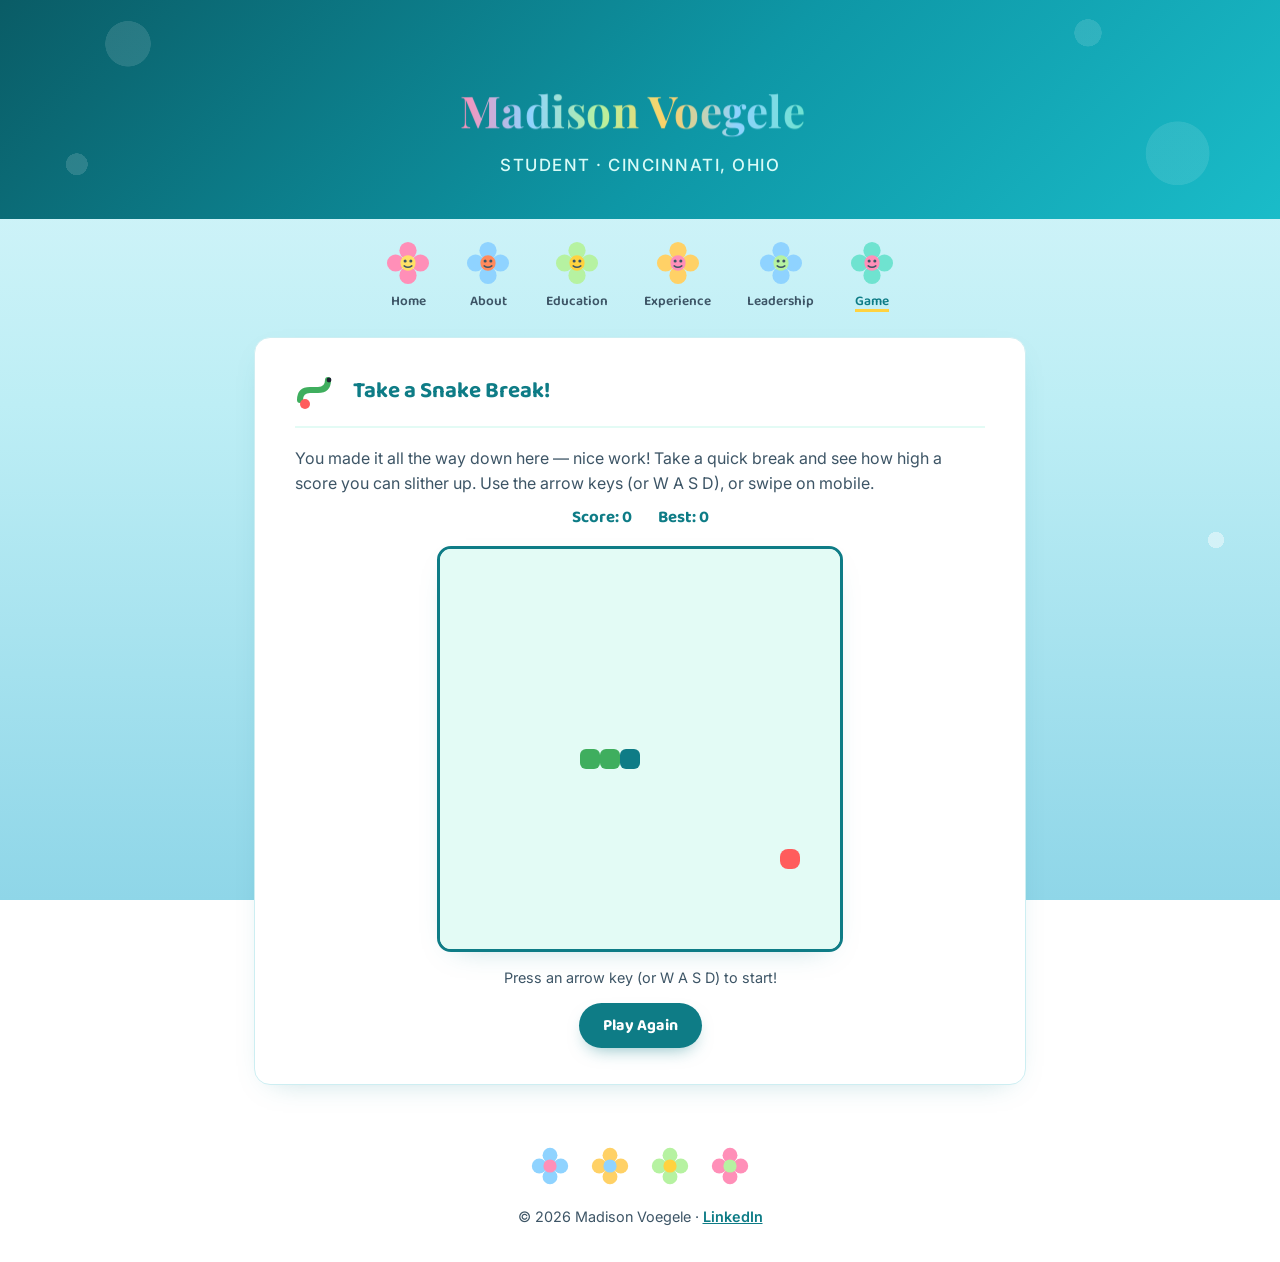
<file: game.html>
<!DOCTYPE html>
<html lang="en">
<head>
<meta charset="UTF-8">
<meta name="viewport" content="width=device-width, initial-scale=1.0">
<title>Game &ndash; Madison Voegele</title>
<link rel="preconnect" href="https://fonts.googleapis.com">
<link rel="preconnect" href="https://fonts.gstatic.com" crossorigin>
<link href="https://fonts.googleapis.com/css2?family=Playfair+Display:wght@600;700&family=Baloo+2:wght@500;700&family=Inter:wght@400;500;600&display=swap" rel="stylesheet">
<link rel="stylesheet" href="style.css">
</head>
<body>
<div class="bubbles" aria-hidden="true">
<span style="--x:5%; --s:14px; --d:11s; --t:0s;"></span>
<span style="--x:15%; --s:8px; --d:9s; --t:2s;"></span>
<span style="--x:28%; --s:20px; --d:14s; --t:1s;"></span>
<span style="--x:40%; --s:10px; --d:10s; --t:4s;"></span>
<span style="--x:52%; --s:16px; --d:12s; --t:.5s;"></span>
<span style="--x:63%; --s:9px; --d:8s; --t:3s;"></span>
<span style="--x:74%; --s:22px; --d:15s; --t:2.5s;"></span>
<span style="--x:83%; --s:12px; --d:10s; --t:5s;"></span>
<span style="--x:91%; --s:7px; --d:9s; --t:1.5s;"></span>
<span style="--x:97%; --s:18px; --d:13s; --t:6s;"></span>
</div>
<header>
<div class="clouds" aria-hidden="true">
<span class="cloud" style="--top:14%; --w:140px; --dur:26s; --delay:-6s;"></span>
<span class="cloud" style="--top:34%; --w:100px; --dur:34s; --delay:-18s;"></span>
<span class="cloud" style="--top:55%; --w:170px; --dur:40s; --delay:-30s;"></span>
</div>
<div class="name-arena">
<h1 class="bounce-name">Madison Voegele</h1>
</div>
<p>Student &middot; Cincinnati, Ohio</p>
</header>

<nav class="site-nav" aria-label="Site navigation">
<a href="index.html" class="flower-link">
<svg width="44" height="44" viewBox="0 0 46 46" aria-hidden="true"><g fill="#ff8fb8"><circle cx="23" cy="10" r="9"/><circle cx="23" cy="36" r="9"/><circle cx="10" cy="23" r="9"/><circle cx="36" cy="23" r="9"/></g><circle cx="23" cy="23" r="8" fill="#ffe066"/><circle cx="20" cy="21" r="1.6" fill="#3d5566"/><circle cx="26" cy="21" r="1.6" fill="#3d5566"/><path d="M19 26q4 3 8 0" stroke="#3d5566" stroke-width="1.6" fill="none" stroke-linecap="round"/></svg>
<span>Home</span>
</a>
<a href="about.html" class="flower-link">
<svg width="44" height="44" viewBox="0 0 46 46" aria-hidden="true"><g fill="#8fd3ff"><circle cx="23" cy="10" r="9"/><circle cx="23" cy="36" r="9"/><circle cx="10" cy="23" r="9"/><circle cx="36" cy="23" r="9"/></g><circle cx="23" cy="23" r="8" fill="#ff8a5c"/><circle cx="20" cy="21" r="1.6" fill="#3d5566"/><circle cx="26" cy="21" r="1.6" fill="#3d5566"/><path d="M19 26q4 3 8 0" stroke="#3d5566" stroke-width="1.6" fill="none" stroke-linecap="round"/></svg>
<span>About</span>
</a>
<a href="education.html" class="flower-link">
<svg width="44" height="44" viewBox="0 0 46 46" aria-hidden="true"><g fill="#b6f2a1"><circle cx="23" cy="10" r="9"/><circle cx="23" cy="36" r="9"/><circle cx="10" cy="23" r="9"/><circle cx="36" cy="23" r="9"/></g><circle cx="23" cy="23" r="8" fill="#ffd23f"/><circle cx="20" cy="21" r="1.6" fill="#3d5566"/><circle cx="26" cy="21" r="1.6" fill="#3d5566"/><path d="M19 26q4 3 8 0" stroke="#3d5566" stroke-width="1.6" fill="none" stroke-linecap="round"/></svg>
<span>Education</span>
</a>
<a href="experience.html" class="flower-link">
<svg width="44" height="44" viewBox="0 0 46 46" aria-hidden="true"><g fill="#ffd166"><circle cx="23" cy="10" r="9"/><circle cx="23" cy="36" r="9"/><circle cx="10" cy="23" r="9"/><circle cx="36" cy="23" r="9"/></g><circle cx="23" cy="23" r="8" fill="#ff8fb8"/><circle cx="20" cy="21" r="1.6" fill="#3d5566"/><circle cx="26" cy="21" r="1.6" fill="#3d5566"/><path d="M19 26q4 3 8 0" stroke="#3d5566" stroke-width="1.6" fill="none" stroke-linecap="round"/></svg>
<span>Experience</span>
</a>
<a href="leadership.html" class="flower-link">
<svg width="44" height="44" viewBox="0 0 46 46" aria-hidden="true"><g fill="#8fd3ff"><circle cx="23" cy="10" r="9"/><circle cx="23" cy="36" r="9"/><circle cx="10" cy="23" r="9"/><circle cx="36" cy="23" r="9"/></g><circle cx="23" cy="23" r="8" fill="#b6f2a1"/><circle cx="20" cy="21" r="1.6" fill="#3d5566"/><circle cx="26" cy="21" r="1.6" fill="#3d5566"/><path d="M19 26q4 3 8 0" stroke="#3d5566" stroke-width="1.6" fill="none" stroke-linecap="round"/></svg>
<span>Leadership</span>
</a>
<a href="game.html" class="flower-link active" aria-current="page">
<svg width="44" height="44" viewBox="0 0 46 46" aria-hidden="true"><g fill="#6fe3d0"><circle cx="23" cy="10" r="9"/><circle cx="23" cy="36" r="9"/><circle cx="10" cy="23" r="9"/><circle cx="36" cy="23" r="9"/></g><circle cx="23" cy="23" r="8" fill="#ff8fb8"/><circle cx="20" cy="21" r="1.6" fill="#3d5566"/><circle cx="26" cy="21" r="1.6" fill="#3d5566"/><path d="M19 26q4 3 8 0" stroke="#3d5566" stroke-width="1.6" fill="none" stroke-linecap="round"/></svg>
<span>Game</span>
</a>
</nav>

<main>
<section>
<div class="section-head">
<svg width="44" height="44" viewBox="0 0 44 44" aria-hidden="true">
<path d="M5 30 q0 -10 10 -10 h8 q10 0 10 -10" fill="none" stroke="#3fae5e" stroke-width="6" stroke-linecap="round"/>
<circle cx="34" cy="10" r="2.4" fill="#1c2230"/>
<circle cx="10" cy="34" r="5" fill="#ff5c5c"/>
</svg>
<h2>Take a Snake Break!</h2>
</div>
<p>You made it all the way down here &mdash; nice work! Take a quick break and see how high a score you can slither up. Use the arrow keys (or W A S D), or swipe on mobile.</p>

<div class="game-wrap">
<div class="game-score"><span>Score: <span id="score">0</span></span><span>Best: <span id="best">0</span></span></div>
<canvas id="snake-canvas" width="400" height="400"></canvas>
<p class="game-hint" id="hint">Press an arrow key (or W A S D) to start!</p>
<button class="game-btn" id="restart" type="button">Play Again</button>
</div>
</section>
</main>

<div class="flower-strip" aria-hidden="true">
<svg width="38" height="38" viewBox="0 0 46 46"><g fill="#8fd3ff"><circle cx="23" cy="10" r="9"/><circle cx="23" cy="36" r="9"/><circle cx="10" cy="23" r="9"/><circle cx="36" cy="23" r="9"/></g><circle cx="23" cy="23" r="8" fill="#ff8fb8"/></svg>
<svg width="38" height="38" viewBox="0 0 46 46"><g fill="#ffd166"><circle cx="23" cy="10" r="9"/><circle cx="23" cy="36" r="9"/><circle cx="10" cy="23" r="9"/><circle cx="36" cy="23" r="9"/></g><circle cx="23" cy="23" r="8" fill="#8fd3ff"/></svg>
<svg width="38" height="38" viewBox="0 0 46 46"><g fill="#b6f2a1"><circle cx="23" cy="10" r="9"/><circle cx="23" cy="36" r="9"/><circle cx="10" cy="23" r="9"/><circle cx="36" cy="23" r="9"/></g><circle cx="23" cy="23" r="8" fill="#ffd23f"/></svg>
<svg width="38" height="38" viewBox="0 0 46 46"><g fill="#ff8fb8"><circle cx="23" cy="10" r="9"/><circle cx="23" cy="36" r="9"/><circle cx="10" cy="23" r="9"/><circle cx="36" cy="23" r="9"/></g><circle cx="23" cy="23" r="8" fill="#b6f2a1"/></svg>
</div>

<footer>&copy; 2026 Madison Voegele &middot; <a href="https://www.linkedin.com/in/madison-voegele" target="_blank" rel="noopener">LinkedIn</a></footer>
<script src="header-fx.js" defer></script>
<script src="snake.js"></script>
</body>
</html>
</file>
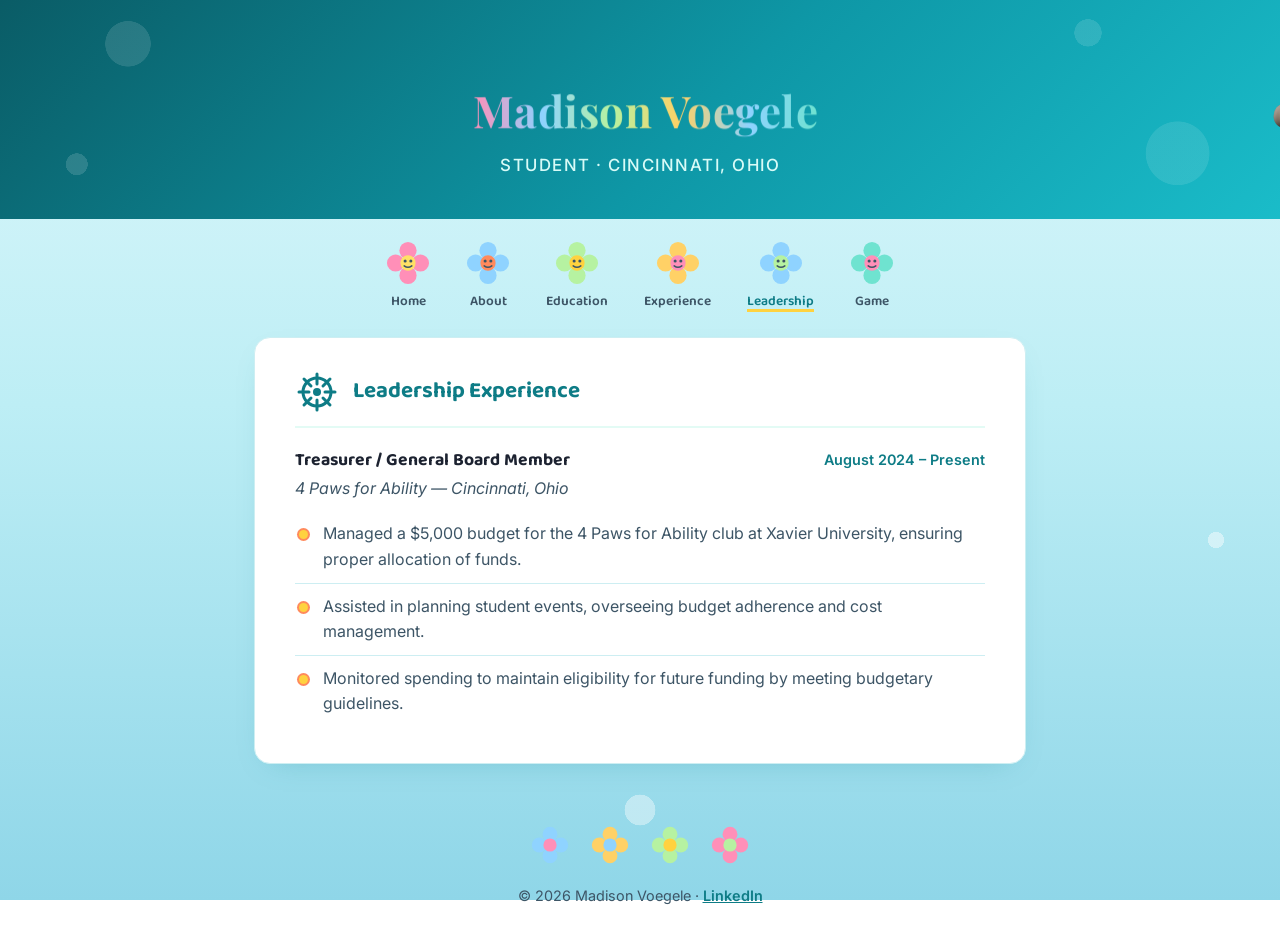
<file: leadership.html>
<!DOCTYPE html>
<html lang="en">
<head>
<meta charset="UTF-8">
<meta name="viewport" content="width=device-width, initial-scale=1.0">
<title>Leadership &ndash; Madison Voegele</title>
<link rel="preconnect" href="https://fonts.googleapis.com">
<link rel="preconnect" href="https://fonts.gstatic.com" crossorigin>
<link href="https://fonts.googleapis.com/css2?family=Playfair+Display:wght@600;700&family=Baloo+2:wght@500;700&family=Inter:wght@400;500;600&display=swap" rel="stylesheet">
<link rel="stylesheet" href="style.css">
</head>
<body>
<div class="bubbles" aria-hidden="true">
<span style="--x:5%; --s:14px; --d:11s; --t:0s;"></span>
<span style="--x:15%; --s:8px; --d:9s; --t:2s;"></span>
<span style="--x:28%; --s:20px; --d:14s; --t:1s;"></span>
<span style="--x:40%; --s:10px; --d:10s; --t:4s;"></span>
<span style="--x:52%; --s:16px; --d:12s; --t:.5s;"></span>
<span style="--x:63%; --s:9px; --d:8s; --t:3s;"></span>
<span style="--x:74%; --s:22px; --d:15s; --t:2.5s;"></span>
<span style="--x:83%; --s:12px; --d:10s; --t:5s;"></span>
<span style="--x:91%; --s:7px; --d:9s; --t:1.5s;"></span>
<span style="--x:97%; --s:18px; --d:13s; --t:6s;"></span>
</div>
<header>
<div class="clouds" aria-hidden="true">
<span class="cloud" style="--top:14%; --w:140px; --dur:26s; --delay:-6s;"></span>
<span class="cloud" style="--top:34%; --w:100px; --dur:34s; --delay:-18s;"></span>
<span class="cloud" style="--top:55%; --w:170px; --dur:40s; --delay:-30s;"></span>
</div>
<div class="name-arena">
<h1 class="bounce-name">Madison Voegele</h1>
</div>
<p>Student &middot; Cincinnati, Ohio</p>
</header>

<nav class="site-nav" aria-label="Site navigation">
<a href="index.html" class="flower-link">
<svg width="44" height="44" viewBox="0 0 46 46" aria-hidden="true"><g fill="#ff8fb8"><circle cx="23" cy="10" r="9"/><circle cx="23" cy="36" r="9"/><circle cx="10" cy="23" r="9"/><circle cx="36" cy="23" r="9"/></g><circle cx="23" cy="23" r="8" fill="#ffe066"/><circle cx="20" cy="21" r="1.6" fill="#3d5566"/><circle cx="26" cy="21" r="1.6" fill="#3d5566"/><path d="M19 26q4 3 8 0" stroke="#3d5566" stroke-width="1.6" fill="none" stroke-linecap="round"/></svg>
<span>Home</span>
</a>
<a href="about.html" class="flower-link">
<svg width="44" height="44" viewBox="0 0 46 46" aria-hidden="true"><g fill="#8fd3ff"><circle cx="23" cy="10" r="9"/><circle cx="23" cy="36" r="9"/><circle cx="10" cy="23" r="9"/><circle cx="36" cy="23" r="9"/></g><circle cx="23" cy="23" r="8" fill="#ff8a5c"/><circle cx="20" cy="21" r="1.6" fill="#3d5566"/><circle cx="26" cy="21" r="1.6" fill="#3d5566"/><path d="M19 26q4 3 8 0" stroke="#3d5566" stroke-width="1.6" fill="none" stroke-linecap="round"/></svg>
<span>About</span>
</a>
<a href="education.html" class="flower-link">
<svg width="44" height="44" viewBox="0 0 46 46" aria-hidden="true"><g fill="#b6f2a1"><circle cx="23" cy="10" r="9"/><circle cx="23" cy="36" r="9"/><circle cx="10" cy="23" r="9"/><circle cx="36" cy="23" r="9"/></g><circle cx="23" cy="23" r="8" fill="#ffd23f"/><circle cx="20" cy="21" r="1.6" fill="#3d5566"/><circle cx="26" cy="21" r="1.6" fill="#3d5566"/><path d="M19 26q4 3 8 0" stroke="#3d5566" stroke-width="1.6" fill="none" stroke-linecap="round"/></svg>
<span>Education</span>
</a>
<a href="experience.html" class="flower-link">
<svg width="44" height="44" viewBox="0 0 46 46" aria-hidden="true"><g fill="#ffd166"><circle cx="23" cy="10" r="9"/><circle cx="23" cy="36" r="9"/><circle cx="10" cy="23" r="9"/><circle cx="36" cy="23" r="9"/></g><circle cx="23" cy="23" r="8" fill="#ff8fb8"/><circle cx="20" cy="21" r="1.6" fill="#3d5566"/><circle cx="26" cy="21" r="1.6" fill="#3d5566"/><path d="M19 26q4 3 8 0" stroke="#3d5566" stroke-width="1.6" fill="none" stroke-linecap="round"/></svg>
<span>Experience</span>
</a>
<a href="leadership.html" class="flower-link active" aria-current="page">
<svg width="44" height="44" viewBox="0 0 46 46" aria-hidden="true"><g fill="#8fd3ff"><circle cx="23" cy="10" r="9"/><circle cx="23" cy="36" r="9"/><circle cx="10" cy="23" r="9"/><circle cx="36" cy="23" r="9"/></g><circle cx="23" cy="23" r="8" fill="#b6f2a1"/><circle cx="20" cy="21" r="1.6" fill="#3d5566"/><circle cx="26" cy="21" r="1.6" fill="#3d5566"/><path d="M19 26q4 3 8 0" stroke="#3d5566" stroke-width="1.6" fill="none" stroke-linecap="round"/></svg>
<span>Leadership</span>
</a>
<a href="game.html" class="flower-link">
<svg width="44" height="44" viewBox="0 0 46 46" aria-hidden="true"><g fill="#6fe3d0"><circle cx="23" cy="10" r="9"/><circle cx="23" cy="36" r="9"/><circle cx="10" cy="23" r="9"/><circle cx="36" cy="23" r="9"/></g><circle cx="23" cy="23" r="8" fill="#ff8fb8"/><circle cx="20" cy="21" r="1.6" fill="#3d5566"/><circle cx="26" cy="21" r="1.6" fill="#3d5566"/><path d="M19 26q4 3 8 0" stroke="#3d5566" stroke-width="1.6" fill="none" stroke-linecap="round"/></svg>
<span>Game</span>
</a>
</nav>

<main>
<section>
<div class="section-head">
<svg width="44" height="44" viewBox="0 0 44 44" aria-hidden="true">
<circle cx="22" cy="22" r="14" fill="none" stroke="#0e7c86" stroke-width="3"/>
<circle cx="22" cy="22" r="4" fill="#0e7c86"/>
<g stroke="#0e7c86" stroke-width="3" stroke-linecap="round">
<line x1="22" y1="4" x2="22" y2="14"/>
<line x1="22" y1="30" x2="22" y2="40"/>
<line x1="4" y1="22" x2="14" y2="22"/>
<line x1="30" y1="22" x2="40" y2="22"/>
<line x1="9" y1="9" x2="16" y2="16"/>
<line x1="28" y1="28" x2="35" y2="35"/>
<line x1="35" y1="9" x2="28" y2="16"/>
<line x1="16" y1="28" x2="9" y2="35"/>
</g>
</svg>
<h2>Leadership Experience</h2>
</div>

<div class="entry">
<div class="entry-head">
<h3>Treasurer / General Board Member</h3>
<span class="dates">August 2024 &ndash; Present</span>
</div>
<p class="org">4 Paws for Ability &mdash; Cincinnati, Ohio</p>
<ul>
<li>Managed a $5,000 budget for the 4 Paws for Ability club at Xavier University, ensuring proper allocation of funds.</li>
<li>Assisted in planning student events, overseeing budget adherence and cost management.</li>
<li>Monitored spending to maintain eligibility for future funding by meeting budgetary guidelines.</li>
</ul>
</div>
</section>
</main>

<div class="flower-strip" aria-hidden="true">
<svg width="38" height="38" viewBox="0 0 46 46"><g fill="#8fd3ff"><circle cx="23" cy="10" r="9"/><circle cx="23" cy="36" r="9"/><circle cx="10" cy="23" r="9"/><circle cx="36" cy="23" r="9"/></g><circle cx="23" cy="23" r="8" fill="#ff8fb8"/></svg>
<svg width="38" height="38" viewBox="0 0 46 46"><g fill="#ffd166"><circle cx="23" cy="10" r="9"/><circle cx="23" cy="36" r="9"/><circle cx="10" cy="23" r="9"/><circle cx="36" cy="23" r="9"/></g><circle cx="23" cy="23" r="8" fill="#8fd3ff"/></svg>
<svg width="38" height="38" viewBox="0 0 46 46"><g fill="#b6f2a1"><circle cx="23" cy="10" r="9"/><circle cx="23" cy="36" r="9"/><circle cx="10" cy="23" r="9"/><circle cx="36" cy="23" r="9"/></g><circle cx="23" cy="23" r="8" fill="#ffd23f"/></svg>
<svg width="38" height="38" viewBox="0 0 46 46"><g fill="#ff8fb8"><circle cx="23" cy="10" r="9"/><circle cx="23" cy="36" r="9"/><circle cx="10" cy="23" r="9"/><circle cx="36" cy="23" r="9"/></g><circle cx="23" cy="23" r="8" fill="#b6f2a1"/></svg>
</div>

<footer>&copy; 2026 Madison Voegele &middot; <a href="https://www.linkedin.com/in/madison-voegele" target="_blank" rel="noopener">LinkedIn</a></footer>
<script src="header-fx.js" defer></script>
</body>
</html>
</file>
<file: style.css>
:root{
  --ink:#1c2230;
  --muted:#3d5566;
  --line:#cdeef2;
  --paper:#ffffff;
  --canvas:#eaf9fb;
  --accent:#0e7c86;
  --accent-soft:#e3fbf5;
  --sun:#ffd23f;
  --coral:#ff8a5c;
  --bubble:#bdeff5;
}
*{box-sizing:border-box}
body{
  font-family:'Inter',Arial,sans-serif;
  margin:0;
  min-height:100vh;
  background:
    radial-gradient(70px 70px at 8% 15%, rgba(255,255,255,.55) 0 40%, transparent 41%),
    radial-gradient(34px 34px at 24% 60%, rgba(255,255,255,.5) 0 40%, transparent 41%),
    radial-gradient(50px 50px at 88% 22%, rgba(255,255,255,.5) 0 40%, transparent 41%),
    radial-gradient(26px 26px at 78% 78%, rgba(255,255,255,.45) 0 40%, transparent 41%),
    radial-gradient(20px 20px at 95% 60%, rgba(255,255,255,.45) 0 40%, transparent 41%),
    radial-gradient(38px 38px at 50% 90%, rgba(255,255,255,.4) 0 40%, transparent 41%),
    linear-gradient(180deg,#dff8fb 0%,#bdeef5 45%,#8fd6e8 100%);
  background-attachment:fixed;
  color:var(--ink);
  line-height:1.6;
  position:relative;
  overflow-x:hidden;
}
a{color:var(--accent)}

/* Rising bubbles - ambient background motion */
.bubbles{
  position:fixed;
  inset:0;
  overflow:hidden;
  pointer-events:none;
  z-index:0;
}
.bubbles span{
  position:absolute;
  bottom:-10vh;
  left:var(--x);
  width:var(--s);
  height:var(--s);
  border-radius:50%;
  background:radial-gradient(circle at 35% 30%, rgba(255,255,255,.9), rgba(255,255,255,.15) 60%, rgba(255,255,255,0) 75%);
  box-shadow:inset 0 0 6px rgba(255,255,255,.6);
  animation:rise var(--d) linear infinite;
  animation-delay:var(--t);
}
@keyframes rise{
  0%{ transform:translateY(0) translateX(0); opacity:0; }
  10%{ opacity:.9; }
  90%{ opacity:.7; }
  100%{ transform:translateY(-115vh) translateX(12px); opacity:0; }
}
header, nav, main, footer{ position:relative; z-index:1; }
header{
  background:linear-gradient(135deg,#0a5c66 0%,#0e97a6 55%,#1abcc9 100%);
  color:#fff;
  padding:70px 20px 40px;
  text-align:center;
  position:relative;
  overflow:hidden;
}
header::before{
  content:"";
  position:absolute;
  inset:0;
  background:
    radial-gradient(50px 50px at 10% 20%, rgba(255,255,255,.12) 0 45%, transparent 46%),
    radial-gradient(30px 30px at 85% 15%, rgba(255,255,255,.12) 0 45%, transparent 46%),
    radial-gradient(70px 70px at 92% 70%, rgba(255,255,255,.10) 0 45%, transparent 46%),
    radial-gradient(24px 24px at 6% 75%, rgba(255,255,255,.14) 0 45%, transparent 46%);
  pointer-events:none;
}
.clouds{
  position:absolute;
  inset:0;
  overflow:hidden;
  pointer-events:none;
}
.cloud{
  position:absolute;
  top:var(--top);
  left:-220px;
  width:var(--w);
  height:calc(var(--w) * 0.34);
  background:rgba(255,255,255,.5);
  border-radius:999px;
  animation:drift var(--dur) linear infinite;
  animation-delay:var(--delay);
}
.cloud::before, .cloud::after{
  content:"";
  position:absolute;
  background:inherit;
  border-radius:50%;
}
.cloud::before{
  width:60%; height:170%;
  top:-70%; left:18%;
}
.cloud::after{
  width:45%; height:130%;
  top:-55%; right:12%;
}
@keyframes drift{
  from{ transform:translateX(0); }
  to{ transform:translateX(calc(100vw + 260px)); }
}
@media (prefers-reduced-motion: reduce){
  .cloud{ animation:none; left:20% }
}

/* Asteroids that drift through the header and pop the clouds */
.asteroid-layer{
  position:absolute;
  inset:0;
  overflow:visible;
  pointer-events:none;
  z-index:2;
}
.asteroid{
  position:absolute;
  left:0;
  top:0;
  width:24px;
  height:24px;
}
.asteroid-rock{
  width:100%;
  height:100%;
  border-radius:42% 58% 55% 45% / 50% 45% 55% 50%;
  background:radial-gradient(circle at 35% 30%, #a8998a, #5c4f42 70%);
  box-shadow:inset -3px -3px 4px rgba(0,0,0,.4), inset 2px 2px 3px rgba(255,255,255,.25);
  animation:spin 3s linear infinite;
}
@keyframes spin{
  from{ transform:rotate(0deg); }
  to{ transform:rotate(360deg); }
}
.cloud-boom{
  animation:boom .45s ease-out forwards !important;
}
@keyframes boom{
  0%{ transform:scale(1); opacity:1; filter:brightness(1); }
  40%{ transform:scale(1.4); opacity:.9; filter:brightness(1.7) saturate(1.4); }
  100%{ transform:scale(.15); opacity:0; }
}
.spark{
  position:absolute;
  width:6px;
  height:6px;
  margin:-3px 0 0 -3px;
  border-radius:50%;
  background:radial-gradient(circle, #fff, #ffd23f 60%, transparent 72%);
  pointer-events:none;
  animation:spark-fly .55s ease-out forwards;
  z-index:3;
}
@keyframes spark-fly{
  to{ transform:translate(var(--dx), var(--dy)); opacity:0; }
}
@media (prefers-reduced-motion: reduce){
  .asteroid, .spark{ display:none }
  header h1{ animation:none; transform:translate(-50%,-50%) !important; }
}
.name-arena{
  position:relative;
  height:76px;
  margin:0 0 6px;
  overflow:visible;
}
header h1{
  font-family:'Playfair Display',serif;
  font-size:2.75rem;
  font-weight:700;
  margin:0;
  letter-spacing:.5px;
  white-space:nowrap;
  position:absolute;
  left:50%;
  top:50%;
  transform:translate(-50%,-50%);
  will-change:transform;
}
@supports ((-webkit-background-clip: text) or (background-clip: text)){
  header h1{
    background:linear-gradient(90deg,#ff8fb8,#8fd3ff,#b6f2a1,#ffd166,#8fd3ff,#6fe3d0);
    -webkit-background-clip:text;
    background-clip:text;
    -webkit-text-fill-color:transparent;
    color:transparent;
  }
}
header p{
  margin:0;
  font-size:1.05rem;
  color:#d8fbf7;
  letter-spacing:1.5px;
  text-transform:uppercase;
  font-weight:500;
  position:relative;
}

/* Flower navigation - click a flower to visit that part of the site */
.site-nav{
  display:flex;
  justify-content:center;
  gap:28px;
  flex-wrap:wrap;
  padding:18px 10px 10px;
}
.flower-link{
  display:flex;
  flex-direction:column;
  align-items:center;
  gap:6px;
  text-decoration:none;
  color:var(--muted);
  font-family:'Baloo 2','Playfair Display',serif;
  font-weight:600;
  font-size:.85rem;
  padding:4px;
  border-radius:10px;
  transition:transform .15s ease;
}
.flower-link:hover{ transform:translateY(-3px) }
.flower-link.active{ color:var(--accent) }
.flower-link.active span{ text-decoration:underline; text-decoration-color:var(--sun); text-decoration-thickness:3px; text-underline-offset:4px }

/* Decorative (non-clickable) flower strip for footers */
.flower-strip{
  display:flex;
  justify-content:center;
  gap:22px;
  flex-wrap:wrap;
  padding:14px 10px;
}
.flower-strip svg{
  display:block;
  transform-origin:50% 90%;
  animation:dance 1.8s ease-in-out infinite;
}
.flower-strip svg:nth-child(1){ animation-delay:0s }
.flower-strip svg:nth-child(2){ animation-delay:.2s }
.flower-strip svg:nth-child(3){ animation-delay:.4s }
.flower-strip svg:nth-child(4){ animation-delay:.6s }
.flower-strip svg:nth-child(5){ animation-delay:.8s }
@keyframes dance{
  0%, 100%{ transform:rotate(0deg) translateY(0); }
  25%{ transform:rotate(-8deg) translateY(-4px); }
  50%{ transform:rotate(0deg) translateY(0); }
  75%{ transform:rotate(8deg) translateY(-4px); }
}
@media (prefers-reduced-motion: reduce){
  .flower-strip svg, .bubbles span{ animation:none }
}

main{
  max-width:820px;
  margin:0 auto;
  padding:10px 24px 20px;
  position:relative;
  z-index:1;
}
section{
  background:var(--paper);
  padding:32px 40px 36px;
  margin-bottom:28px;
  border-radius:16px;
  border:1px solid var(--line);
  box-shadow:0 10px 30px -18px rgba(14,124,134,.35);
}
.section-head{
  display:flex;
  align-items:center;
  gap:14px;
  margin:0 0 18px;
  padding-bottom:12px;
  border-bottom:2px solid var(--accent-soft);
}
.section-head svg{ flex:none }
h2{
  font-family:'Baloo 2','Playfair Display',serif;
  font-size:1.4rem;
  margin:0;
  color:var(--accent);
}
p{color:var(--muted); margin:0 0 8px}
ul{padding-left:0; margin:0; list-style:none}
li{
  padding:10px 0 10px 28px;
  position:relative;
  color:var(--muted);
  border-bottom:1px solid var(--line);
}
li:last-child{border-bottom:none}
li::before{
  content:"";
  position:absolute;
  left:4px; top:19px;
  width:9px; height:9px;
  border-radius:50%;
  background:var(--sun);
  box-shadow:0 0 0 2px var(--coral);
}

/* Resume-style entries (Education / Experience / Leadership) */
.entry{ margin-bottom:26px }
.entry:last-child{ margin-bottom:0 }
.entry-head{
  display:flex;
  justify-content:space-between;
  align-items:baseline;
  flex-wrap:wrap;
  gap:4px 14px;
}
.entry-head h3{
  font-family:'Baloo 2','Playfair Display',serif;
  margin:0;
  color:var(--ink);
  font-size:1.1rem;
}
.entry-head .dates{
  color:var(--accent);
  font-weight:600;
  font-size:.9rem;
  white-space:nowrap;
}
.entry .org{
  margin:2px 0 10px;
  font-style:italic;
  color:var(--muted);
}

footer{
  text-align:center;
  padding:6px 20px 34px;
  color:var(--muted);
  font-size:.9rem;
}
footer a{ font-weight:600 }

/* Snake game */
.game-wrap{
  display:flex;
  flex-direction:column;
  align-items:center;
  gap:14px;
}
.game-score{
  font-family:'Baloo 2','Playfair Display',serif;
  font-weight:700;
  font-size:1.05rem;
  color:var(--accent);
  display:flex;
  gap:26px;
}
#snake-canvas{
  background:var(--paper);
  border:3px solid var(--accent);
  border-radius:14px;
  box-shadow:0 10px 30px -18px rgba(14,124,134,.35);
  max-width:100%;
  height:auto;
  touch-action:none;
}
.game-hint{
  color:var(--muted);
  font-size:.9rem;
  text-align:center;
  margin:0;
}
.game-btn{
  background:var(--accent);
  color:#fff;
  border:none;
  padding:10px 24px;
  border-radius:999px;
  font-family:'Baloo 2','Playfair Display',serif;
  font-weight:700;
  font-size:1rem;
  cursor:pointer;
  box-shadow:0 8px 18px -8px rgba(14,124,134,.55);
}
.game-btn:hover{ background:#0a5c66 }
</file>
